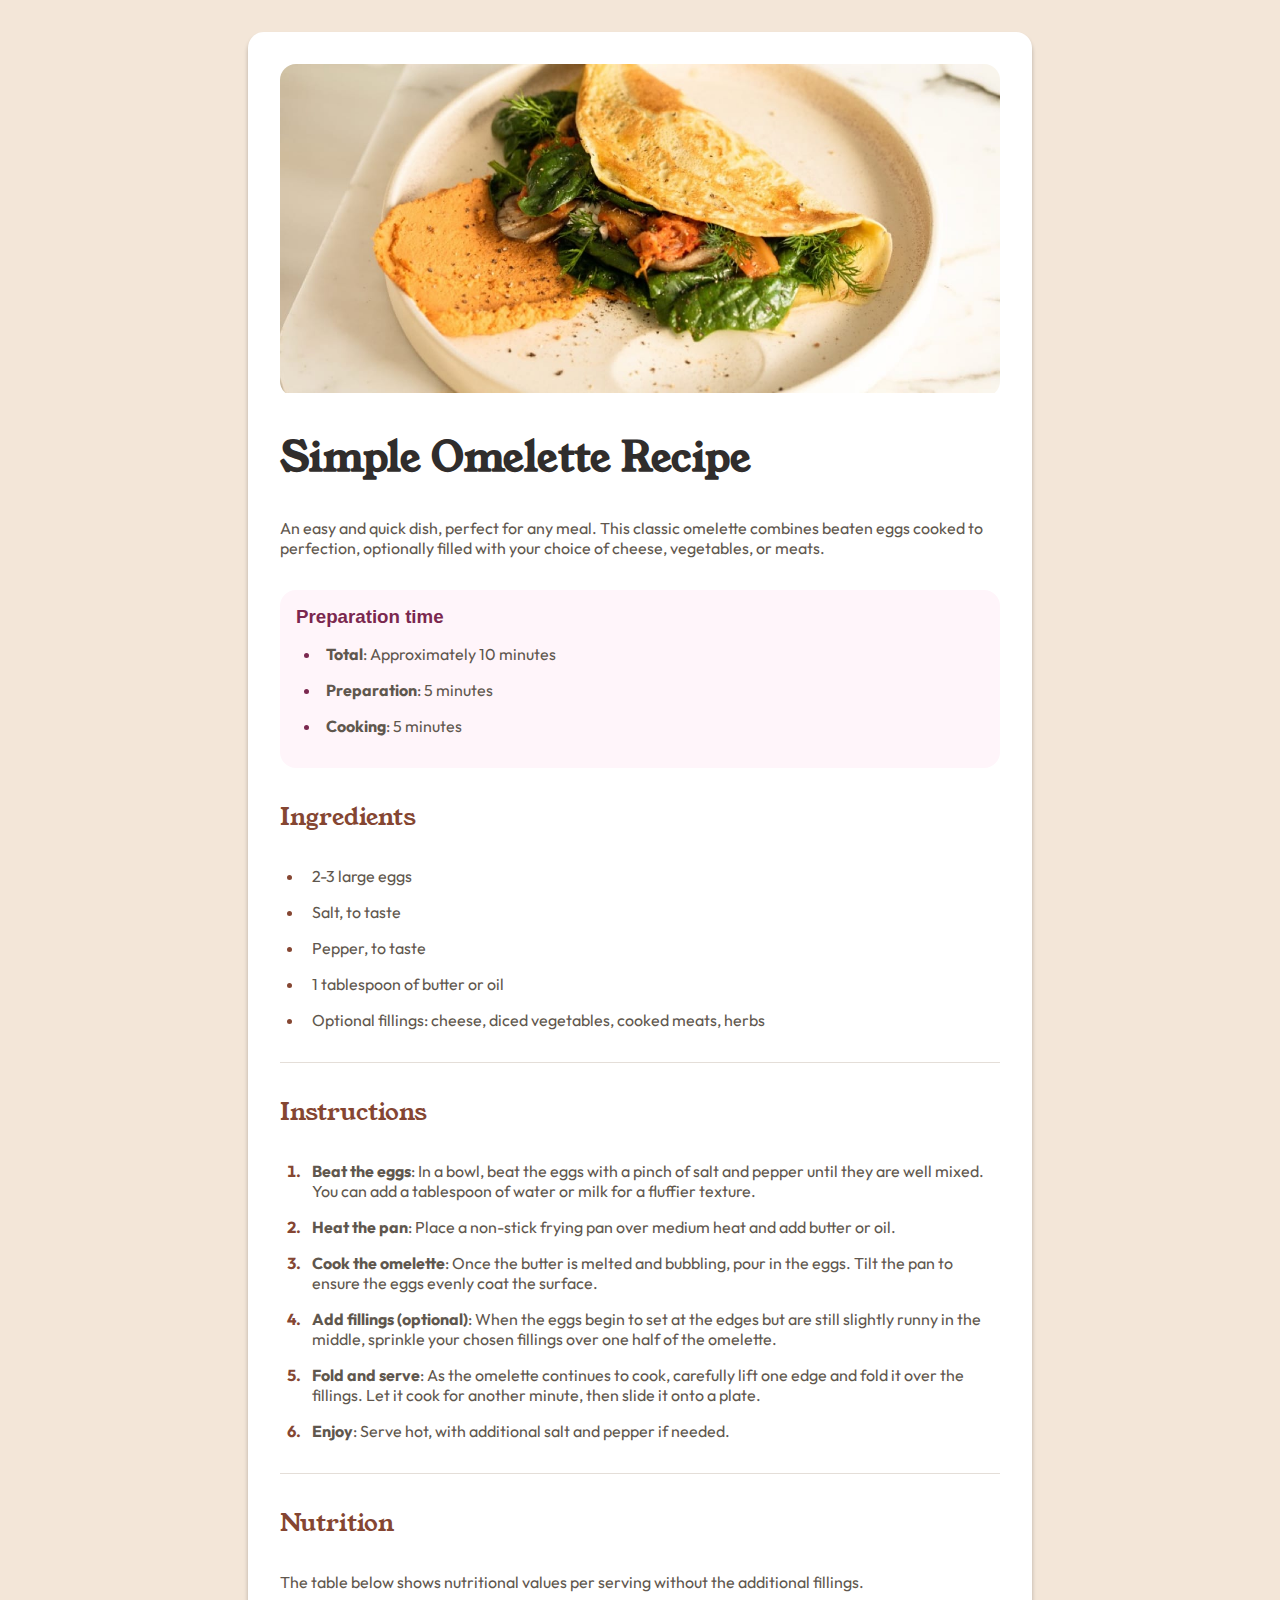
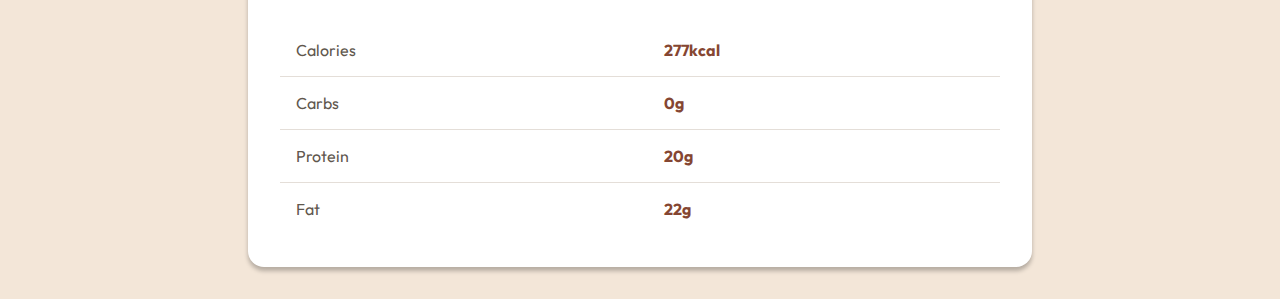
<file: index.html>
<!DOCTYPE html>
<html lang="en">
  <head>
    <meta charset="UTF-8" />
    <meta name="viewport" content="width=device-width, initial-scale=1.0" />
    <title>Receta</title>
    <link rel="stylesheet" href="styles.css" />
    <link rel="icon" type="image/png" href="public/favicon-32x32.png" />
  </head>
  <body>
    <div class="container">
      <div class="contimag">
        <img
          class="imagen"
          src="public/image-omelette.jpeg"
          alt=""
          width="100%"
          height="100%"
        />
      </div>
      <div class="Recipe">
        <h1 class="titulo">Simple Omelette Recipe</h1>

        <p class="top">
          An easy and quick dish, perfect for any meal. This classic omelette
          combines beaten eggs cooked to perfection, optionally filled with your
          choice of cheese, vegetables, or meats.
        </p>

        <div class="time">
          <h3 class="prepa">Preparation time</h3>

          <ul class="timelist">
            <li class="listitem"><b>Total</b>: Approximately 10 minutes</li>
            <li class="listitem"><b>Preparation</b>: 5 minutes</li>
            <li class="listitem"><b>Cooking</b>: 5 minutes</li>
          </ul>
        </div>

        <h2 class="sub">Ingredients</h2>
        <ul class="lista">
          <li class="listitem">2-3 large eggs</li>
          <li class="listitem">Salt, to taste</li>
          <li class="listitem">Pepper, to taste</li>
          <li class="listitem">1 tablespoon of butter or oil</li>
          <li class="listitem">
            Optional fillings: cheese, diced vegetables, cooked meats, herbs
          </li>
        </ul>
        <hr />
        <h2 class="sub">Instructions</h2>
        <ol class="lista">
          <li class="listitem">
            <strong>Beat the eggs</strong>: In a bowl, beat the eggs with a
            pinch of salt and pepper until they are well mixed. You can add a
            tablespoon of water or milk for a fluffier texture.
          </li>
          <li class="listitem">
            <strong>Heat the pan</strong>: Place a non-stick frying pan over
            medium heat and add butter or oil.
          </li>
          <li class="listitem">
            <strong>Cook the omelette</strong>: Once the butter is melted and
            bubbling, pour in the eggs. Tilt the pan to ensure the eggs evenly
            coat the surface.
          </li>
          <li class="listitem">
            <strong>Add fillings (optional)</strong>: When the eggs begin to set
            at the edges but are still slightly runny in the middle, sprinkle
            your chosen fillings over one half of the omelette.
          </li>
          <li class="listitem">
            <strong>Fold and serve</strong>: As the omelette continues to cook,
            carefully lift one edge and fold it over the fillings. Let it cook
            for another minute, then slide it onto a plate.
          </li>
          <li class="listitem">
            <strong>Enjoy</strong>: Serve hot, with additional salt and pepper
            if needed.
          </li>
        </ol>
        <hr />
        <h2 class="sub">Nutrition</h2>
        <p class="nutritable">
          The table below shows nutritional values per serving without the
          additional fillings.
        </p>

        <table class="table">
          <tr>
            <td>Calories</td>
            <td><strong class="infonutricional">277kcal</strong></td>
          </tr>
          <tr>
            <td>Carbs</td>
            <td><strong class="infonutricional">0g</strong></td>
          </tr>
          <tr>
            <td>Protein</td>
            <td><strong class="infonutricional">20g</strong></td>
          </tr>
          <tr>
            <td>Fat</td>
            <td><strong class="infonutricional">22g</strong></td>
          </tr>
        </table>
      </div>
    </div>
  </body>
</html>
</file>
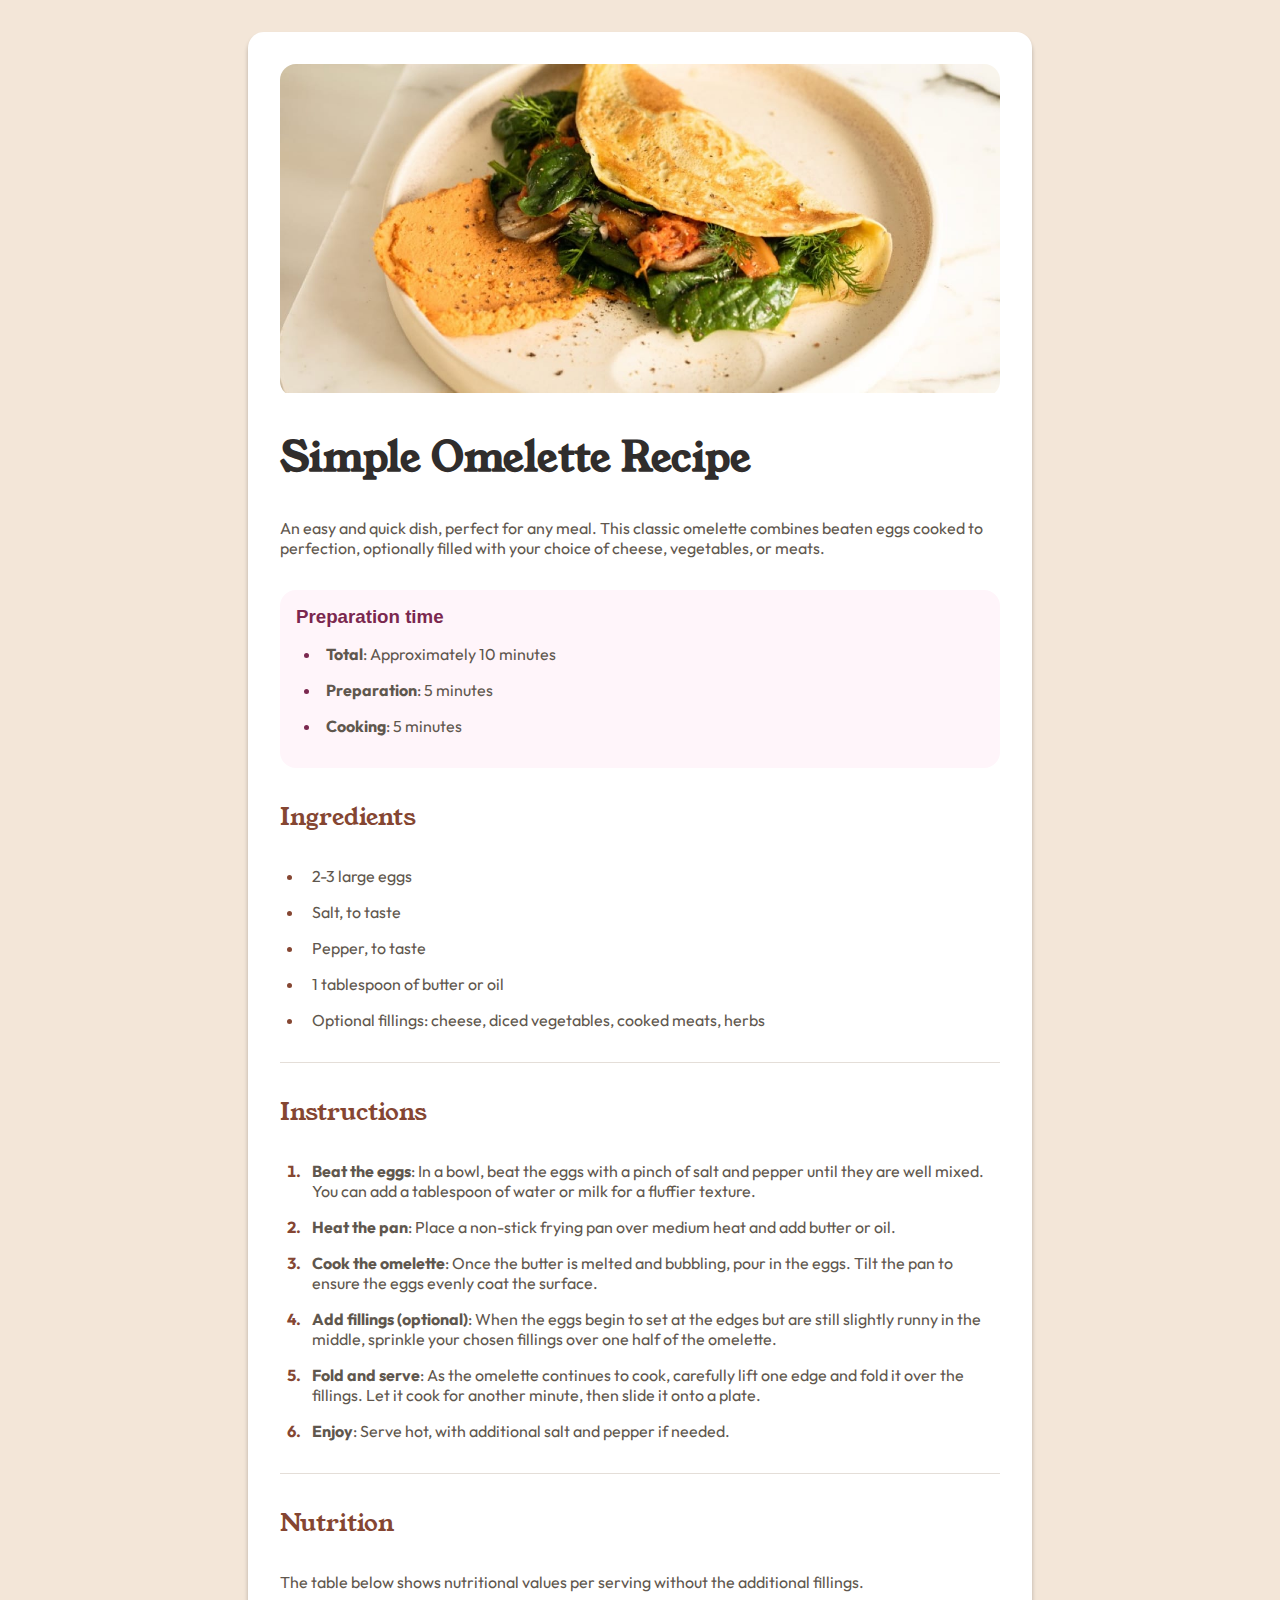
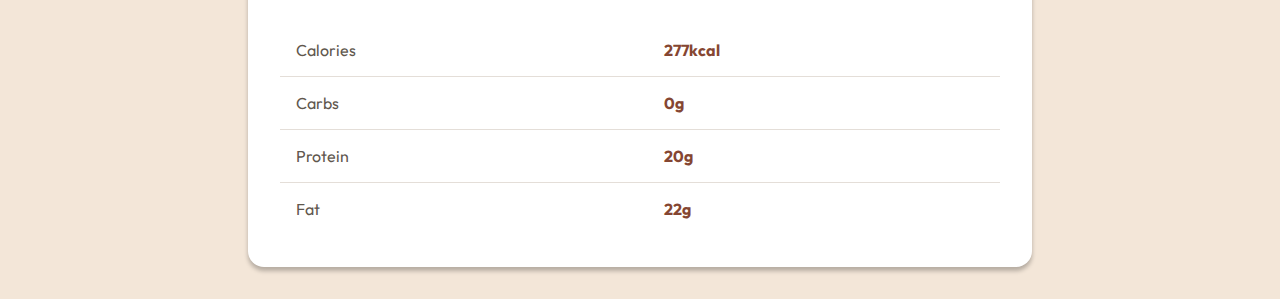
<file: omelet.html>
<!DOCTYPE html>
<html lang="en">
  <head>
    <meta charset="UTF-8" />
    <meta name="viewport" content="width=device-width, initial-scale=1.0" />
    <title>Receta</title>
    <link rel="stylesheet" href="omelet.css" />
    <link rel="icon" type="image/png" href="public/favicon-32x32.png" />
  </head>
  <body>
    <div class="container">
      <div class="contimag">
        <img
          class="imagen"
          src="public/image-omelette.jpeg"
          alt=""
          width="100%"
          height="100%"
        />
      </div>
      <div class="Recipe">
        <h1 class="titulo">Simple Omelette Recipe</h1>

        <p class="top">
          An easy and quick dish, perfect for any meal. This classic omelette
          combines beaten eggs cooked to perfection, optionally filled with your
          choice of cheese, vegetables, or meats.
        </p>

        <div class="time">
          <h3 class="prepa">Preparation time</h3>

          <ul class="timelist">
            <li class="listitem"><b>Total</b>: Approximately 10 minutes</li>
            <li class="listitem"><b>Preparation</b>: 5 minutes</li>
            <li class="listitem"><b>Cooking</b>: 5 minutes</li>
          </ul>
        </div>

        <h2 class="sub">Ingredients</h2>
        <ul class="lista">
          <li class="listitem">2-3 large eggs</li>
          <li class="listitem">Salt, to taste</li>
          <li class="listitem">Pepper, to taste</li>
          <li class="listitem">1 tablespoon of butter or oil</li>
          <li class="listitem">
            Optional fillings: cheese, diced vegetables, cooked meats, herbs
          </li>
        </ul>
        <hr />
        <h2 class="sub">Instructions</h2>
        <ol class="lista">
          <li class="listitem">
            <strong>Beat the eggs</strong>: In a bowl, beat the eggs with a
            pinch of salt and pepper until they are well mixed. You can add a
            tablespoon of water or milk for a fluffier texture.
          </li>
          <li class="listitem">
            <strong>Heat the pan</strong>: Place a non-stick frying pan over
            medium heat and add butter or oil.
          </li>
          <li class="listitem">
            <strong>Cook the omelette</strong>: Once the butter is melted and
            bubbling, pour in the eggs. Tilt the pan to ensure the eggs evenly
            coat the surface.
          </li>
          <li class="listitem">
            <strong>Add fillings (optional)</strong>: When the eggs begin to set
            at the edges but are still slightly runny in the middle, sprinkle
            your chosen fillings over one half of the omelette.
          </li>
          <li class="listitem">
            <strong>Fold and serve</strong>: As the omelette continues to cook,
            carefully lift one edge and fold it over the fillings. Let it cook
            for another minute, then slide it onto a plate.
          </li>
          <li class="listitem">
            <strong>Enjoy</strong>: Serve hot, with additional salt and pepper
            if needed.
          </li>
        </ol>
        <hr />
        <h2 class="sub">Nutrition</h2>
        <p class="nutritable">
          The table below shows nutritional values per serving without the
          additional fillings.
        </p>

        <table class="table">
          <tr>
            <td>Calories</td>
            <td><strong class="infonutricional">277kcal</strong></td>
          </tr>
          <tr>
            <td>Carbs</td>
            <td><strong class="infonutricional">0g</strong></td>
          </tr>
          <tr>
            <td>Protein</td>
            <td><strong class="infonutricional">20g</strong></td>
          </tr>
          <tr>
            <td>Fat</td>
            <td><strong class="infonutricional">22g</strong></td>
          </tr>
        </table>
      </div>
    </div>
  </body>
</html>
</file>
<file: styles.css>
@import url("https://fonts.googleapis.com/css2?family=Young+Serif&display=swap");
@import url("https://fonts.googleapis.com/css2?family=Outfit:wght@100..900&family=Young+Serif&display=swap");

html,
body {
  margin: 0;
  padding: 0;
  width: 100%;
  min-height: 100vh;
  font-family: sans-serif;
  color: hsl(30, 10%, 34%);
  display: flex;
  justify-content: center;
  align-items: center;
  background-color: hsl(30, 54%, 90%);
}

.container {
  display: flex;
  flex-direction: column;
  background-color: hsl(0, 0%, 100%);
  overflow: hidden;
  box-shadow: 0px 4px 4px rgba(0, 0, 0, 0.25);
}

.Recipe * {
  margin: 0;
  padding: 0;

  box-sizing: border-box;
}
.Recipe {
  padding: 2rem;
  display: flex;
  flex-direction: column;
  gap: 2rem;
}
.time {
  padding: 1rem;
  display: flex;
  flex-direction: column;
  gap: 1rem;
  background-color: hsl(330, 100%, 98%);
  border-radius: 1rem;
}
.timelist {
  list-style-position: inside;
  padding-bottom: 1rem;
  display: flex;
  flex-direction: column;
  gap: 1rem;
}

.timelist li::marker {
  color: hsl(332, 51%, 32%);
}

.timelist li {
  padding-left: 0.5rem;
}
.titulo {
  font-family: "Young Serif", serif;
  color: hsl(24, 5%, 18%);
  font-size: 2.5rem;
}
.sub {
  font-family: "Young Serif";
  font-weight: 400;
  color: hsl(14, 45%, 36%);
}
.prepa {
  color: hsl(332, 51%, 32%);
}
.listitem {
  font-family: "Outfit";
  font-weight: 400;
}
.table {
  font-family: "Outfit";
  font-weight: 400;
  border-collapse: collapse;
}
.table td {
  border-bottom: 1px solid hsl(30, 18%, 87%);
  padding: 1rem;
}
hr {
  border: none;
  border-top: 1px solid hsl(30, 18%, 87%);
}
.infonutricional {
  color: hsl(14, 45%, 36%);
}

.nutritable {
  font-family: "Outfit";
  font-weight: 400;
}
.lista {
  list-style-position: outside;
  margin: 0;
  padding: 0;
  padding-left: 1.5rem;
  display: flex;
  flex-direction: column;
  gap: 1rem;
}

.lista li::marker {
  color: hsl(14, 45%, 36%);
  font-weight: bold;
}

.lista li {
  padding-left: 0.5rem;
}
.top {
  font-family: "Outfit";
  font-weight: 400;
}
.table tr:last-child td {
  border-bottom: none;
}
@media screen and (min-width: 768px) {
  .container {
    max-width: 720px;
    padding: 2rem;
    border-radius: 1rem;
    gap: 2rem;
  }

  body {
    padding: 2rem;
  }
  .Recipe {
    padding: 0;
  }
  .contimag {
    overflow: hidden;
    border-radius: 1rem;
  }
}
</file>
<file: omelet.css>
@import url("https://fonts.googleapis.com/css2?family=Young+Serif&display=swap");
@import url("https://fonts.googleapis.com/css2?family=Outfit:wght@100..900&family=Young+Serif&display=swap");

html,
body {
  margin: 0;
  padding: 0;
  width: 100%;
  min-height: 100vh;
  font-family: sans-serif;
  color: hsl(30, 10%, 34%);
  display: flex;
  justify-content: center;
  align-items: center;
  background-color: hsl(30, 54%, 90%);
}

.container {
  display: flex;
  flex-direction: column;
  background-color: hsl(0, 0%, 100%);
  overflow: hidden;
  box-shadow: 0px 4px 4px rgba(0, 0, 0, 0.25);
}

.Recipe * {
  margin: 0;
  padding: 0;

  box-sizing: border-box;
}
.Recipe {
  padding: 2rem;
  display: flex;
  flex-direction: column;
  gap: 2rem;
}
.time {
  padding: 1rem;
  display: flex;
  flex-direction: column;
  gap: 1rem;
  background-color: hsl(330, 100%, 98%);
  border-radius: 1rem;
}
.timelist {
  list-style-position: inside;
  padding-bottom: 1rem;
  display: flex;
  flex-direction: column;
  gap: 1rem;
}

.timelist li::marker {
  color: hsl(332, 51%, 32%);
}

.timelist li {
  padding-left: 0.5rem;
}
.titulo {
  font-family: "Young Serif", serif;
  color: hsl(24, 5%, 18%);
  font-size: 2.5rem;
}
.sub {
  font-family: "Young Serif";
  font-weight: 400;
  color: hsl(14, 45%, 36%);
}
.prepa {
  color: hsl(332, 51%, 32%);
}
.listitem {
  font-family: "Outfit";
  font-weight: 400;
}
.table {
  font-family: "Outfit";
  font-weight: 400;
  border-collapse: collapse;
}
.table td {
  border-bottom: 1px solid hsl(30, 18%, 87%);
  padding: 1rem;
}
hr {
  border: none;
  border-top: 1px solid hsl(30, 18%, 87%);
}
.infonutricional {
  color: hsl(14, 45%, 36%);
}

.nutritable {
  font-family: "Outfit";
  font-weight: 400;
}
.lista {
  list-style-position: outside;
  margin: 0;
  padding: 0;
  padding-left: 1.5rem;
  display: flex;
  flex-direction: column;
  gap: 1rem;
}

.lista li::marker {
  color: hsl(14, 45%, 36%);
  font-weight: bold;
}

.lista li {
  padding-left: 0.5rem;
}
.top {
  font-family: "Outfit";
  font-weight: 400;
}
.table tr:last-child td {
  border-bottom: none;
}
@media screen and (min-width: 768px) {
  .container {
    max-width: 720px;
    padding: 2rem;
    border-radius: 1rem;
    gap: 2rem;
  }

  body {
    padding: 2rem;
  }
  .Recipe {
    padding: 0;
  }
  .contimag {
    overflow: hidden;
    border-radius: 1rem;
  }
}
</file>
